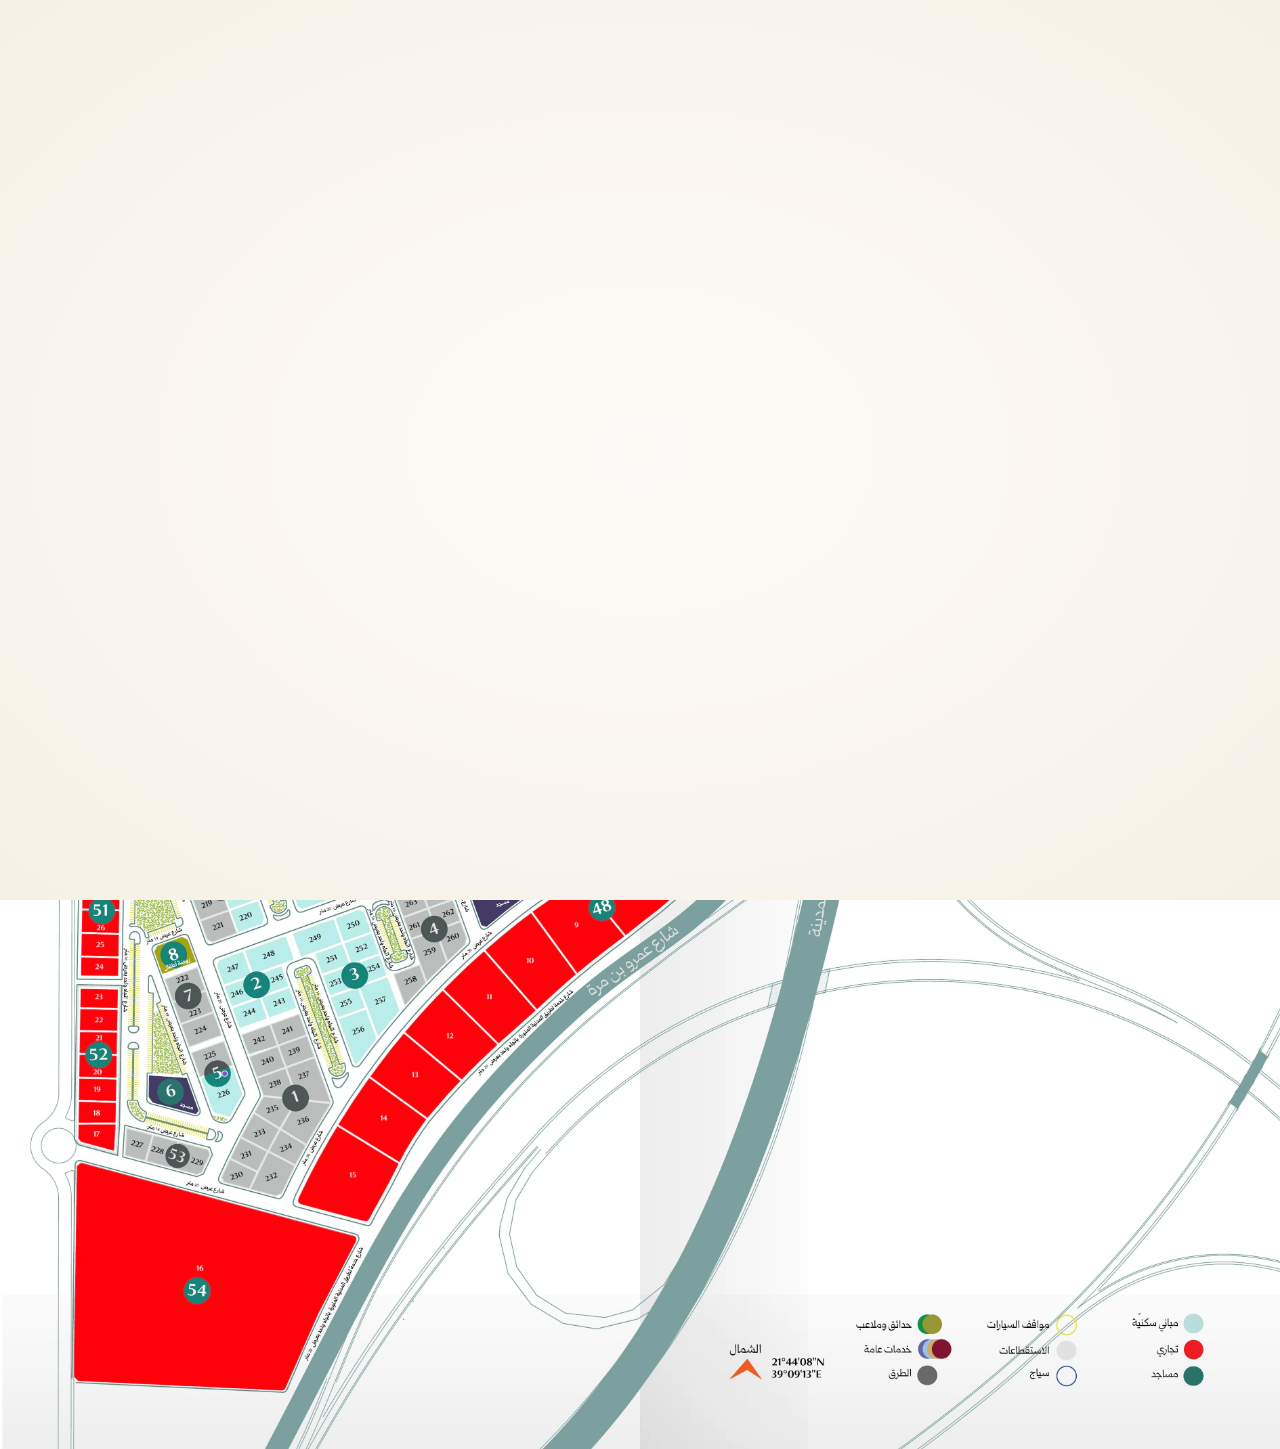
<file: index.html>
<!DOCTYPE html>
<html lang="ar" dir="rtl">
<head>
<!-- Google tag (gtag.js) -->
<script async src="https://www.googletagmanager.com/gtag/js?id=G-V1VCQV15WV"></script>
<script>
  window.dataLayer = window.dataLayer || [];
  function gtag(){dataLayer.push(arguments);}
  gtag('js', new Date());

  // Resolve which sales rep's link this visit came from (?m=...), so
  // every single visit — not just "أنا مهتم" clicks — can be broken down
  // by rep in Analytics reports. Mirrors the same mapping app.js uses for
  // WhatsApp routing, kept in sync manually since this runs before app.js.
  var REP_NAMES = { abdulrahman: "عبدالرحمن", ali: "علي", waleed: "وليد", hassan: "حسن" };
  var repKey = new URLSearchParams(window.location.search).get("m");
  var repName = REP_NAMES[repKey] || REP_NAMES["hassan"];

  gtag('set', 'user_properties', { rep: repName });
  gtag('config', 'G-V1VCQV15WV', { rep: repName });
</script>
<meta charset="UTF-8" />
<meta name="viewport" content="width=device-width, initial-scale=1.0, viewport-fit=cover" />
<title>مخطط العليا هيلز التفاعلي</title>

<!-- Favicon -->
<link rel="icon" type="image/png" sizes="16x16" href="favicon-16.png" />
<link rel="icon" type="image/png" sizes="32x32" href="favicon-32.png" />
<link rel="icon" type="image/png" sizes="48x48" href="favicon-48.png" />
<link rel="apple-touch-icon" href="favicon-180.png" />

<!-- Open Graph / WhatsApp link preview -->
<meta property="og:type" content="website" />
<meta property="og:title" content="مخطط العليا هيلز - الخريطة التفاعلية" />
<meta property="og:description" content="استعرض كل قطعة وبلوك بمخطط العليا هيلز بالتفصيل، وتواصل معنا مباشرة عبر واتساب." />
<meta property="og:image" content="https://olaya-hills-map.pages.dev/og-image.png" />
<meta property="og:image:width" content="1200" />
<meta property="og:image:height" content="630" />
<meta property="og:url" content="https://olaya-hills-map.pages.dev/" />
<meta property="og:locale" content="ar_SA" />

<link rel="preload" as="image" href="map-background-optimized.webp" type="image/webp" />
<link rel="preload" as="image" href="logo-official.png" />
<link rel="stylesheet" href="styles.css" />
</head>
<body>

  <div class="intro-screen" id="intro-screen">
    <div class="intro-camera">
      <svg class="intro-schematic" viewBox="0 0 1360.63 1345" preserveAspectRatio="xMidYMid meet">
        <path class="intro-boundary" style="stroke-dasharray:3451;stroke-dashoffset:3451;" d="M 77.5,1272.3 L 91.0,375.0 L 942.0,54.5 L 909.1,273.5 L 763.0,713.0 L 304.0,1284.5 Z" />
          <path class="intro-block-line" style="stroke-dasharray:332;stroke-dashoffset:332;animation-delay:2.100s" d="M 454.6,635.8 L 483.1,624.8 L 512.0,615.0 L 531.8,664.3 L 547.5,714.1 L 519.2,724.9 L 490.5,734.6 L 462.3,660.1 Z" />
          <path class="intro-block-line" style="stroke-dasharray:214;stroke-dashoffset:214;animation-delay:2.114s" d="M 560.4,755.5 L 517.1,789.7 L 511.8,788.0 L 493.1,736.0 L 546.5,716.8 Z" />
          <path class="intro-block-line" style="stroke-dasharray:430;stroke-dashoffset:430;animation-delay:2.128s" d="M 548.9,717.7 L 542.6,603.5 L 570.6,593.2 L 598.6,583.6 L 618.6,634.0 L 638.7,690.9 L 636.6,699.1 L 615.8,718.0 L 590.5,737.5 L 564.0,755.9 Z" />
          <path class="intro-block-line" style="stroke-dasharray:300;stroke-dashoffset:300;animation-delay:2.142s" d="M 386.9,720.9 L 387.3,661.4 L 411.7,652.0 L 436.4,643.6 L 451.5,666.4 L 469.0,716.7 L 465.8,723.2 L 441.8,732.7 L 397.4,747.2 Z" />
          <path class="intro-block-line" style="stroke-dasharray:274;stroke-dashoffset:274;animation-delay:2.156s" d="M 444.3,611.0 L 426.7,561.2 L 429.9,554.7 L 478.3,536.5 L 485.1,539.5 L 494.5,561.4 L 504.0,590.2 L 512.0,616.5 L 483.3,627.1 Z" />
          <path class="intro-block-line" style="stroke-dasharray:362;stroke-dashoffset:362;animation-delay:2.169s" d="M 429.1,878.1 L 415.4,842.8 L 418.3,758.5 L 421.5,752.1 L 469.9,734.9 L 476.4,737.9 L 484.5,757.4 L 500.4,802.8 L 498.1,811.2 Z" />
          <path class="intro-block-line" style="stroke-dasharray:331;stroke-dashoffset:331;animation-delay:2.183s" d="M 610.4,520.2 L 599.5,584.8 L 570.8,595.8 L 542.0,605.2 L 531.4,579.4 L 514.0,529.6 L 517.2,523.0 L 541.0,513.4 L 600.3,494.0 Z" />
          <path class="intro-block-line" style="stroke-dasharray:290;stroke-dashoffset:290;animation-delay:2.197s" d="M 441.1,642.0 L 384.1,662.5 L 373.7,637.1 L 355.5,586.9 L 358.7,580.3 L 383.0,570.4 L 408.1,562.4 L 414.7,565.6 L 423.8,588.0 Z" />
          <path class="intro-block-line" style="stroke-dasharray:910;stroke-dashoffset:910;animation-delay:2.211s" d="M 697.1,654.1 L 764.7,711.9 L 762.4,715.0 L 752.4,726.3 L 736.6,742.6 L 489.1,956.7 L 425.8,903.7 L 428.2,900.7 L 443.5,882.9 L 459.4,865.4 L 466.9,857.6 L 475.8,848.3 L 492.5,831.5 L 509.9,814.8 Z" />
          <path class="intro-block-line" style="stroke-dasharray:329;stroke-dashoffset:329;animation-delay:2.225s" d="M 287.3,696.2 L 353.7,672.2 L 388.8,719.7 L 397.9,746.6 L 349.9,765.9 L 320.3,775.3 L 313.6,772.2 L 295.6,722.5 Z" />
          <path class="intro-block-line" style="stroke-dasharray:306;stroke-dashoffset:306;animation-delay:2.239s" d="M 666.9,665.9 L 661.9,664.9 L 636.6,597.3 L 629.0,572.8 L 660.1,561.0 L 691.8,550.3 L 701.3,573.9 L 713.0,604.1 L 711.9,613.3 L 701.3,628.3 L 689.4,642.3 L 678.0,654.4 Z" />
          <path class="intro-block-line" style="stroke-dasharray:251;stroke-dashoffset:251;animation-delay:2.253s" d="M 416.0,473.3 L 474.6,452.2 L 496.2,511.8 L 437.5,532.9 Z" />
          <path class="intro-block-line" style="stroke-dasharray:306;stroke-dashoffset:306;animation-delay:2.267s" d="M 692.4,550.8 L 628.8,573.8 L 618.0,547.4 L 600.0,492.9 L 663.0,470.3 L 684.0,523.6 Z" />
          <path class="intro-block-line" style="stroke-dasharray:312;stroke-dashoffset:312;animation-delay:2.281s" d="M 243.6,622.6 L 320.7,593.8 L 327.2,596.9 L 336.2,618.6 L 354.2,673.0 L 320.9,685.8 L 303.0,677.8 L 252.4,649.2 Z" />
          <path class="intro-block-line" style="stroke-dasharray:450;stroke-dashoffset:450;animation-delay:2.294s" d="M 429.2,881.5 L 380.8,940.3 L 376.3,939.6 L 315.5,821.8 L 306.3,793.9 L 353.9,775.9 L 382.3,766.3 L 388.7,769.1 L 416.5,842.0 Z" />
          <path class="intro-block-line" style="stroke-dasharray:421;stroke-dashoffset:421;animation-delay:2.308s" d="M 414.2,476.9 L 433.8,531.3 L 291.9,582.5 L 285.8,579.6 L 269.4,534.2 L 272.3,528.3 Z" />
          <path class="intro-block-line" style="stroke-dasharray:421;stroke-dashoffset:421;animation-delay:2.322s" d="M 497.9,508.1 L 478.3,453.9 L 620.5,402.7 L 626.4,405.5 L 642.8,450.8 L 640.0,456.9 Z" />
          <path class="intro-block-line" style="stroke-dasharray:132;stroke-dashoffset:132;animation-delay:2.336s" d="M 713.0,561.9 L 733.9,575.0 L 744.9,556.8 L 755.1,538.2 L 733.5,526.8 Z" />
          <path class="intro-block-line" style="stroke-dasharray:286;stroke-dashoffset:286;animation-delay:2.350s" d="M 393.2,457.1 L 368.5,386.7 L 398.6,374.8 L 429.8,364.2 L 449.5,414.1 L 455.8,434.9 L 452.7,441.6 L 399.9,460.1 Z" />
          <path class="intro-block-line" style="stroke-dasharray:309;stroke-dashoffset:309;animation-delay:2.364s" d="M 191.1,731.1 L 224.2,718.2 L 258.0,706.8 L 278.7,760.3 L 285.7,782.6 L 282.7,789.3 L 224.7,810.2 L 218.0,807.0 L 199.5,757.6 Z" />
          <path class="intro-block-line" style="stroke-dasharray:286;stroke-dashoffset:286;animation-delay:2.378s" d="M 443.6,359.1 L 504.9,337.4 L 530.9,407.3 L 527.8,413.9 L 475.1,433.4 L 468.3,430.2 L 451.1,383.7 Z" />
          <path class="intro-block-line" style="stroke-dasharray:327;stroke-dashoffset:327;animation-delay:2.392s" d="M 265.8,479.7 L 278.1,418.8 L 339.4,397.1 L 358.8,446.2 L 365.4,466.8 L 362.3,473.6 L 275.0,504.0 Z" />
          <path class="intro-block-line" style="stroke-dasharray:325;stroke-dashoffset:325;animation-delay:2.406s" d="M 225.7,828.8 L 228.7,822.2 L 257.5,810.7 L 306.6,794.9 L 317.6,823.1 L 319.7,878.4 L 286.7,891.2 L 253.0,902.4 L 233.5,853.2 Z" />
          <path class="intro-block-line" style="stroke-dasharray:252;stroke-dashoffset:252;animation-delay:2.419s" d="M 241.1,539.4 L 178.9,561.8 L 198.4,616.2 L 260.7,593.6 L 263.6,587.7 L 247.2,542.3 Z" />
          <path class="intro-block-line" style="stroke-dasharray:133;stroke-dashoffset:133;animation-delay:2.433s" d="M 757.8,534.4 L 735.9,523.0 L 753.5,486.1 L 776.0,496.0 L 767.2,515.3 Z" />
          <path class="intro-block-line" style="stroke-dasharray:329;stroke-dashoffset:329;animation-delay:2.447s" d="M 257.9,707.9 L 191.6,731.8 L 170.8,679.3 L 163.4,656.6 L 166.3,650.0 L 195.3,638.1 L 244.7,622.5 L 254.9,649.1 Z" />
          <path class="intro-block-line" style="stroke-dasharray:243;stroke-dashoffset:243;animation-delay:2.461s" d="M 709.5,370.4 L 729.1,424.8 L 671.1,445.6 L 665.1,442.9 L 648.8,397.5 L 651.5,391.4 Z" />
          <path class="intro-block-line" style="stroke-dasharray:327;stroke-dashoffset:327;animation-delay:2.475s" d="M 534.2,326.7 L 595.2,304.6 L 643.3,343.3 L 651.7,367.9 L 592.2,391.9 L 565.2,400.5 L 558.7,397.3 L 550.4,376.9 L 541.8,351.1 Z" />
          <path class="intro-block-line" style="stroke-dasharray:343;stroke-dashoffset:343;animation-delay:2.489s" d="M 673.4,500.8 L 663.4,472.9 L 720.3,451.0 L 801.0,423.0 L 804.1,426.0 L 799.9,441.8 L 794.9,457.9 L 764.9,471.2 Z" />
          <path class="intro-block-line" style="stroke-dasharray:274;stroke-dashoffset:274;animation-delay:2.503s" d="M 275.8,505.1 L 218.9,525.8 L 212.3,522.9 L 204.1,503.1 L 194.8,477.0 L 207.6,450.4 L 217.6,440.1 L 248.7,429.8 L 258.7,454.2 L 268.0,480.0 Z" />
          <path class="intro-block-line" style="stroke-dasharray:129;stroke-dashoffset:129;animation-delay:2.517s" d="M 172.5,839.6 L 164.1,816.1 L 166.9,810.1 L 193.6,800.5 L 199.6,803.3 L 208.2,826.7 Z" />
          <path class="intro-block-line" style="stroke-dasharray:252;stroke-dashoffset:252;animation-delay:2.531s" d="M 171.3,842.6 L 209.9,828.1 L 220.8,853.5 L 231.0,881.8 L 238.7,908.2 L 199.8,921.9 Z" />
          <path class="intro-block-line" style="stroke-dasharray:167;stroke-dashoffset:167;animation-delay:2.544s" d="M 148.4,510.9 L 185.0,497.8 L 191.1,500.5 L 199.7,524.2 L 196.8,530.4 L 149.6,547.3 L 145.2,544.2 L 145.6,514.7 Z" />
          <path class="intro-block-line" style="stroke-dasharray:341;stroke-dashoffset:341;animation-delay:2.558s" d="M 409.3,263.9 L 412.4,257.6 L 468.5,237.7 L 488.7,287.9 L 504.9,338.1 L 474.8,349.8 L 444.0,360.4 L 434.2,336.6 Z" />
          <path class="intro-block-line" style="stroke-dasharray:224;stroke-dashoffset:224;animation-delay:2.572s" d="M 732.8,426.4 L 711.3,366.9 L 753.6,350.7 L 760.5,353.7 L 779.1,405.1 L 775.7,411.9 Z" />
          <path class="intro-block-line" style="stroke-dasharray:341;stroke-dashoffset:341;animation-delay:2.586s" d="M 429.9,365.5 L 369.6,387.3 L 360.2,364.0 L 332.6,286.8 L 363.1,275.0 L 389.4,266.2 L 396.0,269.3 Z" />
          <path class="intro-block-line" style="stroke-dasharray:514;stroke-dashoffset:514;animation-delay:2.600s" d="M 356.5,975.7 L 300.4,1077.2 L 293.3,1080.2 L 235.0,1064.4 L 232.2,1058.6 L 259.2,900.0 L 314.1,880.8 L 337.1,924.5 Z" />
          <path class="intro-block-line" style="stroke-dasharray:289;stroke-dashoffset:289;animation-delay:2.614s" d="M 651.1,369.2 L 624.6,294.3 L 685.8,271.8 L 712.1,342.5 L 708.9,349.1 Z" />
          <path class="intro-block-line" style="stroke-dasharray:237;stroke-dashoffset:237;animation-delay:2.628s" d="M 199.9,920.4 L 238.8,906.5 L 250.7,934.3 L 262.3,969.4 L 246.0,996.6 L 225.1,991.6 L 208.3,949.3 Z" />
          <path class="intro-block-line" style="stroke-dasharray:378;stroke-dashoffset:378;animation-delay:2.642s" d="M 342.8,313.4 L 339.1,398.1 L 309.0,409.6 L 278.6,420.0 L 259.0,371.8 L 250.3,345.9 L 243.5,324.1 L 246.6,317.6 L 332.8,287.5 Z" />
          <path class="intro-block-line" style="stroke-dasharray:280;stroke-dashoffset:280;animation-delay:2.656s" d="M 176.4,561.1 L 197.1,618.3 L 144.0,639.7 L 140.8,640.7 L 137.3,641.6 L 133.8,642.1 L 130.1,642.0 L 126.6,641.6 L 122.9,640.8 L 119.3,639.6 L 116.0,638.1 L 112.8,636.2 L 109.6,633.8 L 107.0,631.0 L 104.4,628.0 L 102.5,624.5 L 100.8,620.8 L 99.7,616.9 L 99.0,612.9 L 98.9,609.0 L 99.3,605.0 L 100.2,601.4 L 101.5,597.7 L 103.1,594.3 L 105.0,591.2 L 107.2,588.3 L 109.8,585.6 L 112.6,583.5 L 115.6,581.4 L 118.8,579.9 L 122.1,578.4 Z" />
          <path class="intro-block-line" style="stroke-dasharray:463;stroke-dashoffset:463;animation-delay:2.669s" d="M 127.1,846.7 L 84.2,846.0 L 84.2,774.5 L 83.9,762.3 L 83.4,749.0 L 84.1,720.2 L 86.1,693.0 L 103.7,673.8 L 145.3,659.9 L 149.5,662.1 L 164.7,701.7 Z" />
          <path class="intro-block-line" style="stroke-dasharray:378;stroke-dashoffset:378;animation-delay:2.683s" d="M 469.2,238.6 L 555.3,206.7 L 561.8,209.8 L 570.6,231.4 L 595.4,305.8 L 535.3,327.7 L 478.0,265.2 Z" />
          <path class="intro-block-line" style="stroke-dasharray:375;stroke-dashoffset:375;animation-delay:2.697s" d="M 182.1,340.3 L 208.2,331.8 L 214.8,334.8 L 240.8,406.8 L 248.6,430.7 L 218.8,442.1 L 188.3,452.8 L 132.9,389.3 L 124.0,363.0 L 151.4,352.0 Z" />
          <path class="intro-block-line" style="stroke-dasharray:159;stroke-dashoffset:159;animation-delay:2.711s" d="M 158.1,970.6 L 158.3,947.8 L 198.5,950.5 L 211.1,985.5 L 208.1,988.8 L 162.5,976.6 Z" />
          <path class="intro-block-line" style="stroke-dasharray:286;stroke-dashoffset:286;animation-delay:2.725s" d="M 715.7,261.3 L 746.2,249.5 L 777.0,239.2 L 786.9,263.2 L 802.9,309.4 L 799.9,315.9 L 774.0,326.3 L 747.2,335.2 L 740.6,332.1 L 732.2,312.0 L 723.3,285.9 Z" />
          <path class="intro-block-line" style="stroke-dasharray:378;stroke-dashoffset:378;animation-delay:2.739s" d="M 689.9,188.6 L 685.8,273.3 L 625.5,294.9 L 606.3,247.1 L 590.1,199.3 L 593.2,192.9 L 679.8,162.5 Z" />
          <path class="intro-block-line" style="stroke-dasharray:252;stroke-dashoffset:252;animation-delay:2.753s" d="M 803.2,393.0 L 786.9,347.6 L 789.8,341.5 L 838.5,323.9 L 841.9,323.3 L 845.1,323.0 L 848.4,322.9 L 851.8,323.4 L 855.0,324.2 L 858.0,325.3 L 861.2,326.8 L 863.9,328.8 L 866.5,330.9 L 868.7,333.4 L 870.7,335.9 L 872.3,338.9 L 873.6,341.9 L 874.5,345.2 L 875.1,348.4 L 875.4,351.8 L 875.1,355.0 L 874.6,358.4 L 873.5,361.6 L 872.3,364.6 L 870.6,367.6 L 868.7,370.2 L 866.4,372.7 L 863.8,374.7 L 861.1,376.7 L 858.1,378.3 L 809.2,395.8 Z" />
          <path class="intro-block-line" style="stroke-dasharray:382;stroke-dashoffset:382;animation-delay:2.767s" d="M 130.7,523.0 L 89.4,522.0 L 89.5,466.7 L 90.9,375.5 L 91.0,374.9 L 91.2,374.6 L 91.3,374.4 L 91.8,373.9 L 92.0,373.8 L 120.0,364.2 L 134.5,396.4 L 132.6,467.5 L 131.5,495.5 Z" />
          <path class="intro-block-line" style="stroke-dasharray:234;stroke-dashoffset:234;animation-delay:2.781s" d="M 132.3,1033.0 L 134.2,1002.9 L 189.9,1017.5 L 221.7,1025.9 L 223.8,1031.9 L 214.9,1051.1 L 209.2,1053.5 L 154.8,1039.0 Z" />
          <path class="intro-block-line" style="stroke-dasharray:438;stroke-dashoffset:438;animation-delay:2.794s" d="M 84.3,850.5 L 127.5,851.4 L 128.0,959.3 L 125.3,1005.3 L 123.2,1032.6 L 84.7,1022.7 L 81.5,1018.6 L 81.1,978.1 L 82.8,896.5 L 82.9,893.3 L 83.7,872.1 Z" />
          <path class="intro-block-line" style="stroke-dasharray:341;stroke-dashoffset:341;animation-delay:2.808s" d="M 715.8,262.1 L 679.4,162.1 L 709.2,150.3 L 735.4,141.0 L 741.9,143.9 L 750.7,164.8 L 768.8,217.0 L 776.5,240.7 L 746.2,251.9 Z" />
          <path class="intro-block-line" style="stroke-dasharray:959;stroke-dashoffset:959;animation-delay:2.822s" d="M 75.1,1269.8 L 79.0,1041.0 L 83.6,1037.5 L 379.8,1116.9 L 382.3,1122.5 L 305.9,1283.2 L 302.2,1285.5 L 79.9,1274.8 Z" />
          <path class="intro-block-line" style="stroke-dasharray:688;stroke-dashoffset:688;animation-delay:2.836s" d="M 939.0,68.9 L 945.1,73.4 L 943.9,115.1 L 935.4,165.6 L 909.1,273.5 L 903.2,279.7 L 821.6,308.2 L 815.3,305.2 L 755.5,140.0 L 758.5,133.6 Z" />
      </svg>
      <div class="intro-logo-card">
        <img class="intro-logo" src="logo-official.png" alt="شركة العليا" />
      </div>
      <div class="intro-title-wrap">
        <span class="intro-tag">خريطة تفاعلية</span>
        <p class="intro-title-ar">مخطط العليا هيلز</p>
        <p class="intro-title-en">O L A Y A &nbsp; H I L L S</p>
      </div>
    </div>
  </div>
  <script>
    // The intro's exit is tied to the map's ACTUAL readiness (the
    // "olaya-map-ready" event dispatched at the end of app.js's init()),
    // not a blind timer — on a slow connection the intro simply stays a
    // little longer instead of fading out to reveal an unfinished map.
    // A minimum display time keeps the animation feeling intentional even
    // when data loads instantly, and a generous safety timeout guarantees
    // the intro can never get stuck forever if something goes wrong.
    (function () {
      var MIN_DISPLAY_MS = 4200;
      var SAFETY_MAX_MS = 6500;
      var start = Date.now();
      var hidden = false;

      function hideIntro() {
        if (hidden) return;
        hidden = true;
        var el = document.getElementById("intro-screen");
        if (!el) return;
        el.classList.add("intro-hide");
        window.setTimeout(function () {
          el.remove();
        }, 500);
      }

      function onReady() {
        var elapsed = Date.now() - start;
        var remaining = MIN_DISPLAY_MS - elapsed;
        if (remaining > 0) window.setTimeout(hideIntro, remaining);
        else hideIntro();
      }

      window.addEventListener("olaya-map-ready", onReady, { once: true });
      window.setTimeout(hideIntro, SAFETY_MAX_MS);
    })();
  </script>

  <div class="info-bar" id="info-bar">
    <span class="info-title">حالة المخطط</span>
    <div class="info-row">
      <span class="info-item"><span class="info-dot dot-sold"></span><b id="count-blocks-sold">0</b> بلوك مباع</span>
      <span class="info-sep"></span>
      <span class="info-item"><span class="info-dot dot-available"></span><b id="count-residential-available">0</b> بلوك سكني متاح</span>
      <span class="info-sep"></span>
      <span class="info-item"><span class="info-dot dot-available"></span><b id="count-commercial-available">0</b> بلوكات تجارية متاحة</span>
      <span class="info-sep"></span>
      <span class="info-item info-item-minor"><span class="info-dot dot-available"></span><b id="count-edu-available">0</b> وحدة تعليمية/خدمية متاحة</span>
      <span class="info-sep"></span>
      <span class="info-item info-progress-inline">
        نسبة المباع <b id="stats-progress-pct">0%</b>
        <span class="info-progress-track"><span class="info-progress-fill" id="stats-progress-fill"></span></span>
      </span>
      <span class="info-sep"></span>
      <span class="info-item"><span class="info-dot dot-by-plot"></span><b id="count-plots-available">0</b> قطعة متاحة للبيع بالقطعة</span>
    </div>
    <div class="info-row info-row-secondary">
      <span class="by-plot-highlight">
        <span class="info-dot dot-by-plot"></span>
        بلوكات البيع بالقطعة: بلوك <b>5</b>، بلوك <b>9</b>، بلوك <b>16</b>
      </span>
    </div>
  </div>

  <div class="map-legend-bar" id="map-legend-bar">
    <span class="legend-item"><span class="legend-swatch legend-swatch-dim"></span>رمادي = مباع</span>
    <span class="legend-item"><span class="legend-swatch legend-swatch-vivid"></span>اللون الطبيعي = متاح</span>
  </div>

  <div class="search-bar" id="search-bar">
    <div class="search-input-wrap">
      <svg class="search-icon" viewBox="0 0 24 24" width="20" height="20" fill="none" stroke="currentColor" stroke-width="2">
        <circle cx="11" cy="11" r="7"></circle>
        <line x1="21" y1="21" x2="16.65" y2="16.65"></line>
      </svg>
      <input
        type="text"
        id="search-input"
        class="search-input"
        placeholder="ابحث برقم القطعة، أو رقم البلوك، أو اسم المرفق..."
        autocomplete="off"
        inputmode="search"
      />
      <button id="search-clear" class="search-clear" aria-label="مسح" hidden>✕</button>
    </div>
    <ul id="search-results" class="search-results" hidden></ul>
  </div>

  <div class="map-container" id="map-container">
    <div class="map-hint" id="map-hint">اضغط على أي بلوك لعرض تفاصيله، أو أي قطعة داخل بلوكات البيع بالقطعة</div>
    <picture>
      <source srcset="map-background-optimized.webp" type="image/webp" />
      <img class="bg-image" src="map-background-optimized.jpg" alt="مخطط العليا هيلز" draggable="false" fetchpriority="high" />
    </picture>
    <svg class="overlay" id="overlay" viewBox="0 0 1360.63 1345" preserveAspectRatio="xMidYMid meet">
      <defs>
        <!-- Cinematic "out of focus" look, built from two PRE-RENDERED
             full-resolution copies of the background (not a live SVG
             filter) — a live feColorMatrix/feComponentTransfer filter on a
             full map image is expensive to rasterize and mobile browsers
             visibly downgrade its quality, especially while zoomed. A
             pre-computed image is pixel-identical in sharpness to the
             normal map at all times, at zero runtime cost. -->
        <clipPath id="focus-dim-clip" clipPathUnits="userSpaceOnUse"></clipPath>
        <clipPath id="focus-boost-clip" clipPathUnits="userSpaceOnUse"></clipPath>
      </defs>
      <!-- Loaded lazily (href set in JS) only the first time a filter is
           actually used, so visitors who never touch a filter never pay
           for this extra download. -->
      <image
        id="focus-dim-image"
        x="0" y="0" width="1360.63" height="1345"
        preserveAspectRatio="none"
        clip-path="url(#focus-dim-clip)"
      ></image>
      <image
        id="focus-boost-image"
        x="0" y="0" width="1360.63" height="1345"
        preserveAspectRatio="none"
        clip-path="url(#focus-boost-clip)"
      ></image>
      <!-- Layers are intentionally separate and independent, so future
           features (status colors, filters, search highlight...) can target
           one layer without touching the others. Order = stacking order. -->
      <g id="block-outlines-layer"></g>
      <g id="facilities-layer"></g>
      <g id="plots-layer"></g>
      <g id="status-overlay-layer"></g>
      <g id="filter-overlay-layer"></g>
      <!-- A small circular patch of the PURE, untouched base image at each
           by-plot block's badge position — sits above the dim/boost
           layers, so a nearby sold/available plot's shading can never
           bleed onto the block number itself. -->
      <!-- Purple "by-plot block" rings — deliberately the LAST thing drawn
           before the (invisible) click-target badges layer, so they always
           render above every dim/boost status layer, regardless of a
           plot's sold/available state — no protective patch needed, pure
           draw order handles it. -->
      <g id="badge-ring-layer"></g>
      <g id="badges-layer"></g>
    </svg>
  </div>

  <div class="version-label">v1.0</div>

  <!-- The details panel is a NORMAL part of the page (not position:fixed).
       It sits right after the map, and JS scrollIntoView()'s it open. This
       sidesteps a long-standing iOS Safari/Chrome quirk where fixed-
       position elements don't reliably reposition after the user
       pinch-zooms the page — the panel could open fully outside the
       zoomed-in view, looking like nothing happened. Since this panel is
       never "fixed" to begin with, that whole class of bug can't occur:
       it's just wherever the page currently is, on every device. -->
  <div class="inline-panel" id="modal-backdrop">
    <div class="modal" id="modal" role="dialog" aria-modal="true">
      <button class="modal-close" id="modal-close" aria-label="إغلاق">✕</button>
      <div id="modal-body"></div>
    </div>
  </div>

  <script src="app.js"></script>
</body>
</html>
</file>
<file: styles.css>
:root {
  --hover-fill: rgba(255, 255, 255, 0.28);
  --hover-stroke: #ffffff;
  --modal-bg: #ffffff;
  --modal-radius: 14px;
  --text-dark: #1c1c1c;
  --text-muted: #6b6b6b;
  --border-light: #e5e5e5;
  --accent-green: #2f7d5f;
}

* {
  box-sizing: border-box;
}

body {
  margin: 0;
  background: #f4f4f4;
  font-family: "Tahoma", "Segoe UI", Arial, sans-serif;
  color: var(--text-dark);
}

/* ===== Map container ===== */
.map-container {
  position: relative;
  width: 100%;
  max-width: 1400px;
  margin: 0 auto;
  line-height: 0; /* removes inline-image gap */
}

.bg-image {
  width: 100%;
  height: auto;
  display: block;
  user-select: none;
  pointer-events: none; /* all interaction happens on the SVG overlay */
}

.overlay {
  position: absolute;
  top: 0;
  left: 0;
  width: 100%;
  height: 100%;
  touch-action: manipulation; /* removes the ~300ms tap delay and prevents
    double-tap-to-zoom from swallowing a real tap on some mobile browsers */
}

.version-label {
  position: fixed;
  bottom: 6px;
  left: 8px;
  font-size: 11px;
  color: #b0b0b0;
  opacity: 0.6;
  pointer-events: none;
  user-select: none;
  z-index: 5;
  font-family: inherit;
}

/* ===== Plot layer (one polygon per plot — independent objects) ===== */
.plot-polygon {
  fill: transparent;
  stroke: transparent;
  stroke-width: 2;
  cursor: pointer;
  pointer-events: all; /* guarantees hit-testing regardless of paint/alpha edge cases */
  transition: fill 0.15s ease, stroke 0.15s ease;
  vector-effect: non-scaling-stroke;
}

.plot-polygon:hover,
.plot-polygon.is-hovered {
  fill: var(--hover-fill);
  stroke: var(--hover-stroke);
}

/* Selected-plot highlight: clearly visible on the map so the user can see
   the shape, its street frontage, and its neighbors while reading its
   details — independent of hover, and stays until another plot is picked. */
.plot-polygon.is-selected {
  fill: rgba(255, 176, 32, 0.38);
  stroke: #ff9800;
  stroke-width: 3;
  animation: plot-selected-pulse 1.1s ease-out 1;
}

/* Sold variant: same mechanism, red instead of orange, so the selection
   frame itself reinforces "sold" even before the modal is read. */
.plot-polygon.is-selected.is-sold-selected {
  fill: rgba(235, 64, 52, 0.32);
  stroke: #d32f2f;
  animation: plot-selected-pulse-sold 1.1s ease-out 1;
}

@keyframes plot-selected-pulse {
  0% {
    fill: rgba(255, 152, 0, 0.65);
  }
  100% {
    fill: rgba(255, 176, 32, 0.38);
  }
}

@keyframes plot-selected-pulse-sold {
  0% {
    fill: rgba(211, 47, 47, 0.6);
  }
  100% {
    fill: rgba(235, 64, 52, 0.32);
  }
}

/* Block-level selection highlight (outline only — blocks are large, a fill
   would hide everything inside). Reuses the same orange/red language. */
.block-select-outline {
  fill: none;
  stroke: #ff9800;
  stroke-width: 3.5;
  pointer-events: none;
  animation: plot-selected-pulse 1.1s ease-out 1;
}

.block-select-outline.is-sold-selected {
  stroke: #d32f2f;
}

/* ===== Sold banner inside the modal ===== */
.sold-banner {
  display: flex;
  align-items: center;
  gap: 8px;
  background: #e53935;
  color: #fff;
  font-weight: 700;
  font-size: 15px;
  padding: 10px 14px;
  border-radius: 8px;
  margin-bottom: 14px;
}

.info-note {
  background: #f0f1f3;
  color: #4a4f57;
  font-size: 13px;
  font-weight: 500;
  padding: 10px 14px;
  border-radius: 8px;
  margin-top: 12px;
  line-height: 1.5;
}

.sold-banner .dot {
  width: 9px;
  height: 9px;
  border-radius: 50%;
  background: #fff;
  flex-shrink: 0;
}

/* ===== Facility layer (single clickable shape, no plot breakdown) ===== */
.facility-polygon {
  fill: transparent;
  stroke: transparent;
  stroke-width: 2;
  cursor: pointer;
  pointer-events: all;
  transition: fill 0.15s ease, stroke 0.15s ease;
  vector-effect: non-scaling-stroke;
}

.facility-polygon:hover,
.facility-polygon.is-hovered {
  fill: rgba(255, 255, 255, 0.22);
  stroke: var(--hover-stroke);
}

/* Civil Defense (block 26) uses a distinct purple/indigo icon in the map
   artwork itself (unlike the teal circles used for every other facility).
   A plain white hover stroke reads as mismatched against it, so this one
   facility gets a hover tone drawn from its own color instead. */
.facility-polygon[data-facility-id="26"]:hover,
.facility-polygon[data-facility-id="26"].is-hovered {
  fill: rgba(91, 79, 158, 0.22);
  stroke: #5b4f9e;
}

/* ===== Badge layer (the block-number circle — opens the full block modal) ===== */
.block-badge {
  fill: rgba(255, 255, 255, 0.01); /* effectively invisible but always painted, so hit-testing is reliable across browsers */
  stroke: transparent;
  stroke-width: 2;
  cursor: pointer;
  pointer-events: all;
  transition: fill 0.15s ease, stroke 0.15s ease;
}

/* Touch devices get a larger tap AREA — set directly on the SVG "r"
   attribute in app.js (not via CSS transform), because transform-box:
   fill-box has inconsistent support on some mobile browsers (notably
   older Samsung Internet), which was silently shifting the tap target
   off the real circle instead of just enlarging it. */

.block-badge:hover,
.block-badge.is-hovered {
  fill: rgba(255, 255, 255, 0.35);
  stroke: var(--hover-stroke);
}

/* ===== Modal ===== */
.inline-panel {
  display: none;
  position: absolute;
  left: 0;
  right: 0;
  z-index: 500;
  background: rgba(0, 0, 0, 0.42);
  align-items: flex-start;
  justify-content: center;
  padding: 16px;
}

.inline-panel.is-open {
  display: flex;
}

.modal {
  position: relative;
  background: var(--modal-bg);
  border-radius: var(--modal-radius);
  border-top: 4px solid #c9962f;
  padding: 24px;
  max-width: 480px;
  width: 100%;
  margin-bottom: 24px;
  max-height: none;
  box-shadow: 0 10px 40px rgba(0, 0, 0, 0.3);
  direction: rtl;
  text-align: right;
  opacity: 0;
  transform: translateY(8px);
  transition: opacity 0.18s ease, transform 0.22s cubic-bezier(0.2, 0.8, 0.2, 1);
}

.inline-panel.is-visible .modal {
  opacity: 1;
  transform: translateY(0);
}

.modal-close {
  position: absolute;
  top: 8px;
  left: 8px;
  background: none;
  border: none;
  font-size: 18px;
  color: var(--text-muted);
  cursor: pointer;
  line-height: 1;
  padding: 4px;
  width: 44px;
  height: 44px;
  display: flex;
  align-items: center;
  justify-content: center;
}

.modal-close:hover {
  color: var(--text-dark);
}

.modal-title {
  font-size: 20px;
  font-weight: 700;
  margin: 0 0 4px;
}

.modal-subtitle {
  font-size: 13px;
  color: var(--text-muted);
  margin: 0 0 18px;
}

.modal-stats {
  display: flex;
  gap: 20px;
  flex-wrap: wrap;
  margin-bottom: 18px;
  padding-bottom: 16px;
  border-bottom: 1px solid var(--border-light);
}

.modal-stat-label {
  font-size: 12px;
  color: var(--text-muted);
  margin: 0 0 2px;
}

.modal-stat-value {
  font-size: 16px;
  font-weight: 700;
  margin: 0;
}

.modal-table-wrap {
  max-height: 300px;
  overflow-y: auto;
}

.modal-table {
  width: 100%;
  border-collapse: collapse;
  font-size: 13px;
}

.modal-table th {
  text-align: right;
  color: var(--text-muted);
  font-weight: 600;
  padding: 6px 8px;
  border-bottom: 2px solid var(--border-light);
  position: sticky;
  top: 0;
  background: var(--modal-bg);
}

.modal-table td {
  padding: 6px 8px;
  border-bottom: 1px solid var(--border-light);
}

.modal-table-row {
  cursor: pointer;
}

.modal-table-row:hover,
.modal-table-row:active {
  background: #f2f7f5;
}

.modal-facility-note {
  font-size: 13px;
  color: var(--text-muted);
  margin: 0;
}

.badge {
  display: inline-block;
  font-size: 12px;
  padding: 3px 10px;
  border-radius: 999px;
  font-weight: 600;
  color: #fff;
}

.badge.usage-سكني {
  background: #6aa9c9;
}

.badge.usage-تجاري {
  background: #d9534f;
}

.badge.usage-facility {
  background: #4a4368;
}

.modal-action {
  display: inline-block;
  margin-top: 18px;
  padding: 10px 18px;
  border: none;
  border-radius: 8px;
  background: var(--accent-green);
  color: #fff;
  font-size: 14px;
  font-weight: 600;
  cursor: pointer;
  width: 100%;
}

.modal-action:hover {
  opacity: 0.9;
}

.modal-action-maps {
  display: flex;
  align-items: center;
  justify-content: center;
  gap: 7px;
  margin-top: 8px;
  padding: 8px 16px;
  border: 1px solid var(--border-light, #e2e2e2);
  border-radius: 8px;
  background: #fff;
  color: #5f6b7a;
  font-size: 13px;
  font-weight: 500;
  text-decoration: none;
  width: 100%;
  box-sizing: border-box;
  transition: background 0.15s ease, border-color 0.15s ease;
}

.modal-action-maps:hover {
  background: #f7f8fa;
  border-color: #c8ccd2;
}

.modal-action-interest {
  display: flex;
  align-items: center;
  justify-content: center;
  gap: 8px;
  margin-top: 10px;
  padding: 11px 18px;
  border: none;
  border-radius: 8px;
  background: #25d366;
  color: #fff;
  font-size: 14px;
  font-weight: 700;
  text-decoration: none;
  width: 100%;
  box-sizing: border-box;
  transition: background 0.15s ease, transform 0.1s ease;
}

.modal-action-interest:hover {
  background: #1fbd5a;
}

.modal-action-interest:active {
  transform: scale(0.98);
}

.precision-note {
  font-size: 11px;
  color: var(--text-muted);
  margin-top: 10px;
}

/* ===== Debug toggle button ===== */
.debug-toggle-btn {
  position: fixed;
  top: 12px;
  left: 12px;
  z-index: 1100;
  background: #1c1c1c;
  color: #fff;
  border: none;
  border-radius: 8px;
  padding: 8px 14px;
  font-size: 13px;
  cursor: pointer;
  opacity: 0.85;
}

.debug-toggle-btn:hover {
  opacity: 1;
}

.debug-toggle-btn.is-active {
  background: #c0392b;
}

/* ===== Debug mode: show every polygon's real boundary permanently ===== */
body.debug-mode .plot-polygon {
  fill: rgba(46, 204, 113, 0.18);
  stroke: #2ecc71;
  stroke-width: 1.5;
}

body.debug-mode .facility-polygon {
  fill: rgba(155, 89, 182, 0.18);
  stroke: #9b59b6;
  stroke-width: 1.5;
}

body.debug-mode .block-badge {
  fill: rgba(255, 200, 0, 0.5);
  stroke: #ffb300;
}

/* Block outline layer: hidden outside debug mode, shows the block-level
   polygon (used for the badge) so plot-tiling can be checked against it. */
.block-outline {
  fill: none;
  stroke: #39ff14;
  stroke-width: 3;
  stroke-dasharray: 6 4;
  paint-order: stroke;
  pointer-events: none;
  display: none;
  vector-effect: non-scaling-stroke;
}

.block-outline-halo {
  fill: none;
  stroke: #000000;
  stroke-width: 5.5;
  stroke-dasharray: 6 4;
  pointer-events: none;
  display: none;
  vector-effect: non-scaling-stroke;
}

body.debug-mode .block-outline,
body.debug-mode .block-outline-halo {
  display: block;
}

/* ===== Safe area (notch / home-indicator on modern phones) ===== */
.version-label {
  bottom: calc(6px + env(safe-area-inset-bottom, 0px));
  left: calc(8px + env(safe-area-inset-left, 0px));
}

.debug-toggle-btn {
  top: calc(12px + env(safe-area-inset-top, 0px));
  left: calc(12px + env(safe-area-inset-left, 0px));
}

/* ===== Mobile & small-tablet adjustments ===== */
@media (max-width: 600px) {
  .inline-panel {
    padding: 0 8px;
  }

  .modal {
    max-width: 100%;
    width: 100%;
    max-height: none;
    border-radius: 14px;
    padding: 18px 16px calc(18px + env(safe-area-inset-bottom, 0px));
  }

  .modal-title {
    font-size: 19px;
  }

  .modal-subtitle {
    font-size: 13px;
    margin-bottom: 16px;
  }

  .modal-stats {
    gap: 16px;
    margin-bottom: 16px;
    padding-bottom: 14px;
  }

  .modal-stat-value {
    font-size: 17px; /* slightly larger — easier to read at arm's length */
  }

  .modal-table {
    font-size: 14px;
  }

  .modal-table th,
  .modal-table td {
    padding: 8px 6px; /* taller rows, easier to read/tap in a scrolling table */
  }
}

/* Short landscape phones: shrink the modal's internal spacing a bit so
   it doesn't feel oversized on a short viewport. Height itself is no
   longer capped — the panel is in-flow now, so there's nothing to clip. */
@media (max-height: 420px) and (orientation: landscape) {
  .modal-stats {
    margin-bottom: 10px;
    padding-bottom: 10px;
  }
}

/* ===== Search bar (direct lookup by plot/block/facility) =====
   Fully isolated from the map/SVG layers — pure add-on UI. */
.search-bar {
  position: relative;
  max-width: 1400px;
  margin: 0 auto 10px;
  padding: 10px 12px 0;
  font-family: inherit;
  direction: rtl;
  z-index: 50;
}

.search-input-wrap {
  position: relative;
  display: flex;
  align-items: center;
  background: #fff;
  border: 1px solid var(--border-light, #e2e2e2);
  border-radius: 12px;
  box-shadow: 0 2px 8px rgba(0, 0, 0, 0.06);
  padding: 0 12px;
  height: 52px; /* comfortably tappable */
}

.search-icon {
  flex-shrink: 0;
  color: #9a9a9a;
}

.search-input {
  flex: 1;
  border: none;
  outline: none;
  background: transparent;
  font-size: 16px; /* >=16px prevents iOS auto-zoom on focus */
  padding: 0 10px;
  color: var(--text-dark, #1c1c1c);
  min-width: 0;
}

.search-input::placeholder {
  color: #a8a8a8;
  font-size: 14px;
}

.search-clear {
  flex-shrink: 0;
  width: 32px;
  height: 32px;
  border: none;
  background: #f0f0f0;
  border-radius: 50%;
  color: #666;
  font-size: 14px;
  cursor: pointer;
  display: flex;
  align-items: center;
  justify-content: center;
}

.search-results {
  position: absolute;
  top: calc(100% + 6px);
  right: 12px;
  left: 12px;
  background: #fff;
  border-radius: 12px;
  box-shadow: 0 8px 28px rgba(0, 0, 0, 0.16);
  list-style: none;
  margin: 0;
  padding: 6px;
  max-height: 340px;
  overflow-y: auto;
  z-index: 60;
}

.search-result-item {
  display: flex;
  align-items: center;
  justify-content: space-between;
  gap: 10px;
  padding: 12px 12px; /* tall rows, easy to tap */
  border-radius: 8px;
  cursor: pointer;
  min-height: 44px;
}

.search-result-item:hover,
.search-result-item.is-active {
  background: #f2f7f5;
}

.search-result-main {
  font-size: 15px;
  font-weight: 600;
  color: var(--text-dark, #1c1c1c);
}

.search-result-sub {
  font-size: 12px;
  color: var(--text-muted, #8a8a8a);
  white-space: nowrap;
}

.search-result-empty {
  padding: 16px 12px;
  text-align: center;
  color: var(--text-muted, #8a8a8a);
  font-size: 14px;
}

@media (max-width: 600px) {
  .search-bar {
    padding: 8px 10px 0;
  }
  .search-input-wrap {
    height: 48px;
  }
}

/* ===== Sale status overlay ===== */

.sold-overlay {
  fill: rgba(120, 120, 120, 0.48);
  stroke: rgba(90, 90, 90, 0.55);
  stroke-width: 0.8;
  pointer-events: none;
}

/* Whole-sold-block overlay: fill comes from each real plot polygon (no
   stroke per-plot, so adjacent plots don't show a visible internal seam),
   and a single darker stroke traces the true outer silhouette only. */
.sold-overlay-fill {
  fill: rgba(140, 140, 140, 0.4);
  stroke: none;
  pointer-events: none;
}

.sold-overlay-stroke {
  fill: none;
  stroke: rgba(90, 90, 90, 0.65);
  stroke-width: 1;
  pointer-events: none;
}

.sale-by-plot-ring {
  fill: none;
  stroke: #c9a24b;
  stroke-width: 1.6;
  stroke-dasharray: 3 2;
  opacity: 0.85;
  pointer-events: none;
}

/* ===== Map hint (quiet call-to-action, first-time orientation) ===== */
.map-hint {
  position: absolute;
  top: 10px;
  left: 50%;
  transform: translateX(-50%);
  background: rgba(255, 255, 255, 0.92);
  color: var(--text-muted, #6b6b6b);
  font-size: 12.5px;
  padding: 6px 14px;
  border-radius: 999px;
  box-shadow: 0 2px 8px rgba(0, 0, 0, 0.08);
  z-index: 10;
  pointer-events: none;
  white-space: nowrap;
}

@media (max-width: 600px) {
  .map-hint {
    font-size: 11.5px;
    padding: 5px 10px;
    top: 8px;
  }
}

/* ===== Status badges inside modals ===== */

.status-pill {
  display: inline-block;
  padding: 3px 10px;
  border-radius: 999px;
  font-size: 12px;
  font-weight: 600;
  margin-inline-start: 8px;
}

.status-pill.status-available {
  background: rgba(60, 160, 100, 0.13);
  color: #2f8f5b;
}

.status-pill.status-sold {
  background: rgba(150, 150, 150, 0.18);
  color: #6b6b6b;
}

.sale-type-line {
  font-size: 13px;
  color: var(--text-muted, #8a8a8a);
  margin-top: 2px;
  margin-bottom: 10px;
}

/* ===== Info bar (plain status text, NOT clickable, NOT a card/button) ===== */

.info-bar {
  max-width: 1400px;
  margin: 0 auto 6px;
  padding: 8px 14px;
  font-size: 13px;
  color: var(--text-dark, #333);
  box-shadow: 0 1px 6px rgba(0, 0, 0, 0.05);
  border-radius: 8px;
}

.info-title {
  display: block;
  font-size: 11px;
  font-weight: 700;
  color: var(--text-muted, #7a7a7a);
  margin-bottom: 4px;
}

.info-row {
  display: flex;
  flex-wrap: wrap;
  align-items: center;
  gap: 6px 10px;
}

.info-item {
  display: flex;
  align-items: center;
  gap: 5px;
  white-space: nowrap;
  font-weight: 600;
}

.info-item-minor {
  font-size: 0.88em;
  font-weight: 500;
  color: var(--text-muted, #6b6b6b);
}

.info-item-minor b {
  font-size: 0.9em !important;
}

.info-item b {
  font-weight: 800;
  font-size: 13.5px;
}

.info-sep {
  width: 1px;
  height: 12px;
  background: var(--border-light, #ddd);
}

.info-dot {
  width: 7px;
  height: 7px;
  border-radius: 50%;
  flex-shrink: 0;
}

.info-dot.dot-available {
  background: #2f8f5b;
}

.info-dot.dot-sold {
  background: #9a9a9a;
}

.info-dot.dot-by-plot {
  background: #7a4fd6;
}

.info-progress-inline {
  gap: 6px;
}

.info-progress-track {
  display: inline-block;
  width: 60px;
  height: 4px;
  background: #eee;
  border-radius: 999px;
  overflow: hidden;
  vertical-align: middle;
}

.info-progress-fill {
  display: block;
  height: 100%;
  width: 0%;
  background: #9a9a9a;
  border-radius: 999px;
  transition: width 0.6s cubic-bezier(0.2, 0.8, 0.2, 1);
}

.info-row-secondary {
  margin-top: 6px;
}

.by-plot-highlight {
  display: inline-flex;
  align-items: center;
  gap: 6px;
  background: #f2eefb;
  border: 1px solid #c9b8f0;
  color: #4a3480;
  font-size: 13.5px;
  font-weight: 700;
  padding: 6px 14px;
  border-radius: 999px;
}

.by-plot-highlight b {
  font-weight: 800;
  font-size: 14.5px;
}

.by-plot-highlight .info-dot {
  width: 8px;
  height: 8px;
}

@media (max-width: 600px) {
  .info-bar {
    font-size: 11.5px;
    padding: 7px 10px;
  }
  .info-row {
    gap: 5px 8px;
  }
  .info-item b {
    font-size: 12px;
  }
  .by-plot-highlight {
    font-size: 11.5px;
    padding: 5px 12px;
  }
  .by-plot-highlight b {
    font-size: 12.5px;
  }
  .info-progress-track {
    width: 40px;
  }
}

/* dim non-matching elements while a stats filter is focused (applied via a
   dedicated overlay layer in JS, since plot/badge shapes have no fill of
   their own to dim directly — the color comes from the background image) */
.dim-overlay {
  fill: rgba(20, 20, 15, 0.22);
  stroke: rgba(20, 20, 15, 0.22);
  stroke-width: 1.2;
  stroke-linejoin: round;
  pointer-events: none;
}

#focus-dim-image,
#focus-boost-image {
  pointer-events: none;
  opacity: 0;
  transition: opacity 0.3s ease;
}

body.filters-active #focus-dim-image,
body.filters-active #focus-boost-image {
  opacity: 1;
}

#filter-overlay-layer {
  opacity: 0;
  transition: opacity 0.3s ease;
}

body.filters-active #filter-overlay-layer {
  opacity: 1;
}

.stats-highlight-ring {
  fill: none;
  stroke: #2f8f5b;
  stroke-width: 3;
  filter: drop-shadow(0 0 2px rgba(47, 143, 91, 0.5));
  pointer-events: none;
}

/* ===== "Now showing" filter label ===== */
.filter-label {
  position: absolute;
  top: 10px;
  left: 50%;
  transform: translateX(-50%) translateY(-4px);
  background: #1c1c1c;
  color: #fff;
  font-size: 12.5px;
  font-weight: 600;
  padding: 7px 16px;
  border-radius: 999px;
  box-shadow: 0 3px 12px rgba(0, 0, 0, 0.2);
  z-index: 11;
  pointer-events: none;
  white-space: nowrap;
  opacity: 0;
  transition: opacity 0.25s ease, transform 0.25s ease;
}

.filter-label.is-active {
  opacity: 1;
  transform: translateX(-50%) translateY(0);
}

@media (max-width: 600px) {
  .filter-label {
    font-size: 11px;
    padding: 6px 12px;
  }
}


/* ===== Intro / Splash screen ===== */
.intro-screen {
  position: fixed;
  inset: 0;
  z-index: 3000;
  background: radial-gradient(ellipse at center, #fdfbf7 0%, #f6f1e6 100%);
  display: flex;
  align-items: center;
  justify-content: center;
  opacity: 1;
  transition: opacity 0.45s ease;
}

.intro-screen.intro-hide {
  opacity: 0;
  pointer-events: none;
}

.intro-screen.intro-skip {
  display: none;
}

.intro-camera {
  position: relative;
  width: min(72vh, 88vw);
  height: min(72vh, 88vw);
  max-width: 620px;
  max-height: 620px;
}

/* Stage 1+2 — the simplified outer outline, then the real 54-block
   outlines drawing inside it. Both fade out together once the title has
   held long enough to read. */
.intro-schematic {
  position: absolute;
  inset: 0;
  width: 100%;
  height: 100%;
  opacity: 1;
  animation: intro-schematic-out 0.55s ease-in 3.55s forwards;
}
@keyframes intro-schematic-out {
  to { opacity: 0; }
}

.intro-boundary {
  fill: none;
  stroke: #c9962f;
  stroke-width: 5;
  stroke-linejoin: round;
  stroke-linecap: round;
  animation: intro-draw 0.8s cubic-bezier(0.3, 0.1, 0.15, 1) 1.3s forwards;
  opacity: 0.95;
  filter: drop-shadow(0 0 2px rgba(201, 150, 47, 0.35));
}

.intro-block-line {
  fill: none;
  stroke: #4a9b8e;
  stroke-width: 1.8;
  stroke-linejoin: round;
  stroke-linecap: round;
  animation: intro-draw 0.7s cubic-bezier(0.25, 0.1, 0.2, 1) forwards;
  opacity: 0.4;
}

@keyframes intro-draw {
  to { stroke-dashoffset: 0; }
}

/* Logo — appears first, holds clearly, then steps aside for the outline */
.intro-logo-card {
  position: absolute;
  z-index: 5;
  top: 50%;
  left: 50%;
  width: 180px;
  height: 180px;
  margin: -90px 0 0 -90px;
  background: #fff;
  border-radius: 22px;
  display: flex;
  align-items: center;
  justify-content: center;
  box-shadow: 0 10px 40px rgba(180, 140, 50, 0.2), 0 2px 10px rgba(0, 0, 0, 0.08);
  padding: 22px;
  opacity: 0;
  animation:
    intro-logo-in 0.4s cubic-bezier(0.2, 0.8, 0.2, 1) forwards,
    intro-logo-out 0.4s cubic-bezier(0.4, 0, 0.2, 1) 1.2s forwards;
}

.intro-logo {
  width: 100%;
  height: 100%;
  object-fit: contain;
}

@keyframes intro-logo-in {
  from { opacity: 0; transform: scale(0.88); }
  to { opacity: 1; transform: scale(1); }
}
@keyframes intro-logo-out {
  to { opacity: 0; transform: scale(0.9); }
}

/* Project title — appears after the outline+blocks finish drawing */
.intro-title-wrap {
  position: absolute;
  z-index: 6;
  top: 50%;
  left: 50%;
  transform: translate(-50%, -50%);
  text-align: center;
  opacity: 0;
  animation:
    intro-title-in 0.4s cubic-bezier(0.2, 0.8, 0.2, 1) 2.9s forwards,
    intro-title-out 0.45s ease-in 3.5s forwards;
}

.intro-tag {
  display: inline-block;
  font-size: 13px;
  font-weight: 700;
  color: #8a7143;
  background: rgba(230, 184, 74, 0.14);
  padding: 4px 14px;
  border-radius: 20px;
  margin-bottom: 14px;
  letter-spacing: 1px;
}

.intro-title-ar {
  font-size: 34px;
  font-weight: 800;
  color: #1a2b3c;
  margin-bottom: 6px;
}

.intro-title-en {
  font-size: 14px;
  font-weight: 500;
  color: #8a7143;
  letter-spacing: 3px;
}

@keyframes intro-title-in {
  from { opacity: 0; transform: translate(-50%, -40%); }
  to { opacity: 1; transform: translate(-50%, -50%); }
}
@keyframes intro-title-out {
  to { opacity: 0; transform: translate(-50%, -56%); }
}

@media (max-width: 600px) {
  .intro-logo-card {
    width: 128px;
    height: 128px;
    margin: -64px 0 0 -64px;
    padding: 16px;
  }
  .intro-title-ar {
    font-size: 24px;
  }
  .intro-title-en {
    font-size: 11px;
  }
  .intro-tag {
    font-size: 11px;
    padding: 3px 11px;
  }
}

/* ===== Compact permanent legend bar (explains dim/vivid/dashed) ===== */
.map-legend-bar {
  max-width: 1400px;
  margin: 0 auto 8px;
  padding: 0 12px;
  display: flex;
  flex-wrap: wrap;
  gap: 6px 16px;
  align-items: center;
}

.map-legend-bar .legend-item {
  display: flex;
  align-items: center;
  gap: 6px;
  font-size: 11.5px;
  color: var(--text-muted, #6b6b6b);
  white-space: nowrap;
}

.map-legend-bar .legend-swatch {
  width: 12px;
  height: 12px;
  border-radius: 3px;
  flex-shrink: 0;
}

.legend-swatch-dim {
  background: #9a9a9a;
}

.legend-swatch-vivid {
  background: linear-gradient(135deg, #7fb3ab 50%, #e5423a 50%);
}

.legend-swatch-dashed {
  background: transparent;
  border: 1.6px dashed #5b6fa8;
}

@media (max-width: 600px) {
  .map-legend-bar {
    gap: 5px 10px;
    padding: 0 10px;
  }
  .map-legend-bar .legend-item {
    font-size: 10px;
  }
  .map-legend-bar .legend-swatch {
    width: 10px;
    height: 10px;
  }
}


/* Small purple dot inside the original badge circle, next to the block
   number — marks the sale-by-plot blocks without altering the circle or
   number themselves in any way. */
.by-plot-badge-dot {
  fill: #7a4fd6;
  stroke: #fff;
  stroke-width: 0.8;
  pointer-events: none;
}
</file>
